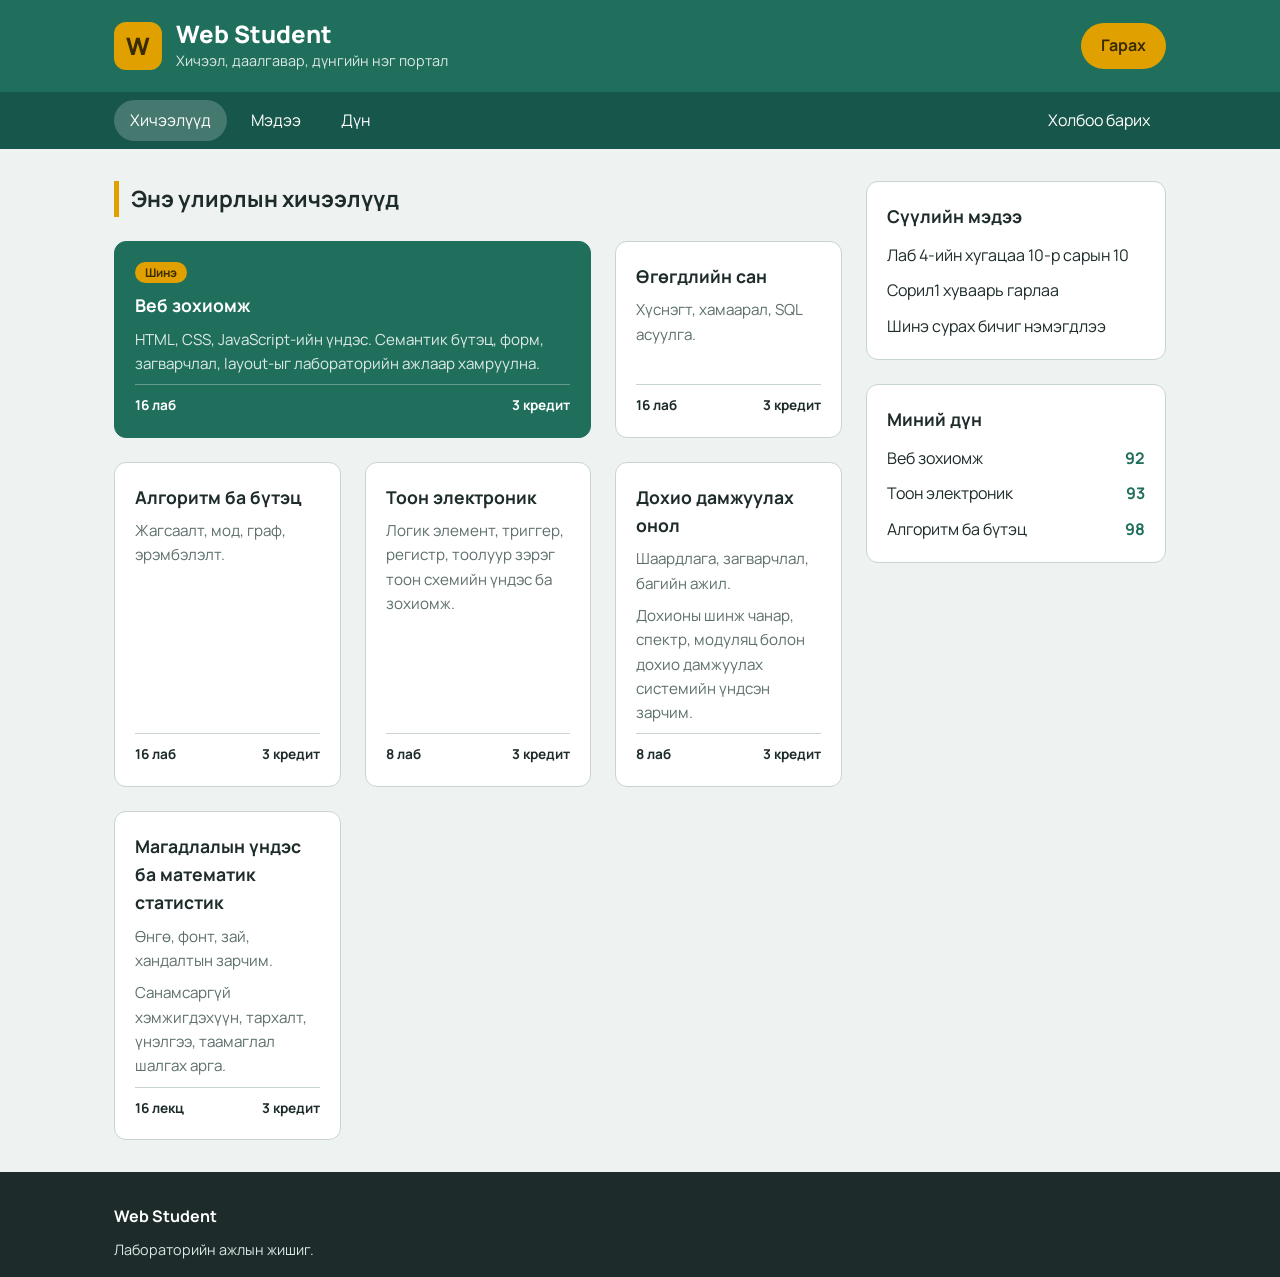
<file: index.html>
<!DOCTYPE html>
<html lang="mn">
<head>
<meta charset="UTF-8">
<meta name="viewport" content="width=device-width, initial-scale=1">
<title>My web</title>
<link rel="preconnect" href="https://fonts.googleapis.com">
<link rel="preconnect" href="https://fonts.gstatic.com" crossorigin>
<link href="https://fonts.googleapis.com/css2?family=Manrope:wght@400;500;700;800&display=swap" rel="stylesheet">
<link rel="stylesheet" href="style.css">
</head>
<body>

<!-- HEADER: Flexbox -->
<header class="site-header">
  <div class="header-inner">
    <div class="brand">
      <span class="brand-mark">W</span>
      <div>
        <h1 class="brand-name">Web Student</h1>
        <p class="brand-tagline">Хичээл, даалгавар, дүнгийн нэг портал</p>
      </div>
    </div>
    <a class="btn" href="#burtgel">Гарах</a>
  </div>
</header>

<!-- NAVIGATION: Flexbox -->
<nav class="site-nav" aria-label="Үндсэн цэс">
  <ul class="nav-list">
    <li><a class="nav-link is-active" href="#hicheel">Хичээлүүд</a></li>
    <li><a class="nav-link" href="#medee">Мэдээ</a></li>
    <li><a class="nav-link" href="#dun">Дүн</a></li>
    <li class="nav-spacer"><a class="nav-link" href="#holboo">Холбоо барих</a></li>
  </ul>
</nav>

<!-- PAGE: Grid (main + sidebar) -->
<div class="page">

  <main class="content">
    <h2 class="section-title" id="hicheel">Энэ улирлын хичээлүүд</h2>

    <!-- CARD GRID: 3 багана -->
    <div class="card-grid">

      <article class="card card-featured">
        <span class="tag">Шинэ</span>
        <h3 class="card-title">Веб зохиомж</h3>
        <p class="card-text">HTML, CSS, JavaScript-ийн үндэс. Семантик бүтэц, форм, загварчлал, layout-ыг лабораторийн ажлаар хамруулна.</p>
        <footer class="card-meta"><span>16 лаб</span><span>3 кредит</span></footer>
      </article>

      <article class="card">
        <h3 class="card-title">Өгөгдлийн сан</h3>
        <p class="card-text">Хүснэгт, хамаарал, SQL асуулга.</p>
        <footer class="card-meta"><span>16 лаб</span><span>3 кредит</span></footer>
      </article>

      <article class="card">
        <h3 class="card-title">Алгоритм ба бүтэц</h3>
        <p class="card-text">Жагсаалт, мод, граф, эрэмбэлэлт.</p>
        <footer class="card-meta"><span>16 лаб</span><span>3 кредит</span></footer>
      </article>

      <article class="card">
        <h3 class="card-title">Тоон электроник</h3>
        <p class="card-text">Логик элемент, триггер, регистр, тоолуур зэрэг тоон схемийн үндэс ба зохиомж.</p>
        <footer class="card-meta"><span>8 лаб</span><span>3 кредит</span></footer>
      </article>

      <article class="card">
        <h3 class="card-title">Дохио дамжуулах онол</h3>
        <p class="card-text">Шаардлага, загварчлал, багийн ажил.</p>
        <p class="card-text">Дохионы шинж чанар, спектр, модуляц болон дохио дамжуулах системийн үндсэн зарчим.</p>
                <footer class="card-meta"><span>8 лаб</span><span>3 кредит</span></footer>

      </article>

      <article class="card">
        <h3 class="card-title">Магадлалын үндэс ба математик статистик</h3>
        <p class="card-text">Өнгө, фонт, зай, хандалтын зарчим.</p>
        <p class="card-text">Санамсаргүй хэмжигдэхүүн, тархалт, үнэлгээ, таамаглал шалгах арга.</p>
                <footer class="card-meta"><span>16 лекц</span><span>3 кредит</span></footer>

      </article>

    </div>
  </main>

  <aside class="sidebar" aria-label="Нэмэлт мэдээлэл">
    <section class="widget" id="medee">
      <h2 class="widget-title">Сүүлийн мэдээ</h2>
      <ul class="widget-list">
        <li><a href="#">Лаб 4-ийн хугацаа 10-р сарын 10</a></li>
        <li><a href="#">Сорил1 хуваарь гарлаа</a></li>
        <li><a href="#">Шинэ сурах бичиг нэмэгдлээ</a></li>
      </ul>
    </section>

    <section class="widget" id="dun">
      <h2 class="widget-title">Миний дүн</h2>
      <ul class="widget-list">
        <li class="grade-row"><span>Веб зохиомж</span><strong>92</strong></li>
        <li class="grade-row"><span>Тоон электроник</span><strong>93</strong></li>
        <li class="grade-row"><span>Алгоритм ба бүтэц</span><strong>98</strong></li>
      </ul>
    </section>
  </aside>

</div>

<!-- FOOTER: Grid -->
<footer class="site-footer" id="holboo">
  <div class="footer-inner">
    <section>
      <h2 class="footer-title">Web Student</h2>
      <p>Лабораторийн ажлын жишиг.</p>
    </section>
    <section>
      <h2
</file>
<file: style.css>
:root {
  --ink: #1d2b2a;
  --muted: #5d6f6c;
  --bg: #eef2f1;
  --surface: #ffffff;
  --border: #c9d4d1;
  --primary: #1f6f5c;
  --primary-dark: #17564a;
  --accent: #e0a100;
  --radius: 12px;
  --gap: 24px;
}

* { box-sizing: border-box; }

body {
  margin: 0;
  font-family: "Manrope", Arial, sans-serif;
  line-height: 1.6;
  color: var(--ink);
  background: var(--bg);
}

a { color: inherit; }

/* ---------- HEADER (Flexbox) ---------- */
.site-header {
  background: var(--primary);
  color: #fff;
}

.header-inner {
  display: flex;
  justify-content: space-between;
  align-items: center;
  gap: var(--gap);
  max-width: 1100px;
  margin: 0 auto;
  padding: 20px var(--gap);
}

.brand {
  display: flex;
  align-items: center;
  gap: 14px;
}

.brand-mark {
  display: flex;
  justify-content: center;
  align-items: center;
  width: 48px;
  height: 48px;
  font-size: 1.5rem;
  font-weight: 800;
  color: #3a2c00;
  background: var(--accent);
  border-radius: 12px;
}

.brand-name { margin: 0; font-size: 1.5rem; font-weight: 800; line-height: 1.2; }
.brand-tagline { margin: 0; font-size: 0.9rem; opacity: 0.85; }

.btn {
  padding: 10px 20px;
  font-weight: 700;
  text-decoration: none;
  color: #3a2c00;
  background: var(--accent);
  border-radius: 999px;
}

/* ---------- NAVIGATION (Flexbox) ---------- */
.site-nav { background: var(--primary-dark); }

.nav-list {
  display: flex;
  justify-content: flex-start;
  align-items: center;
  gap: 8px;
  max-width: 1100px;
  margin: 0 auto;
  padding: 8px var(--gap);
  list-style: none;
}

.nav-spacer { margin-left: auto; }

.nav-link {
  display: block;
  padding: 8px 16px;
  color: #fff;
  text-decoration: none;
  border-radius: 999px;
}

.nav-link:hover,
.nav-link:focus-visible,
.nav-link.is-active { background: rgba(255, 255, 255, 0.2); }

/* ---------- PAGE: Grid (main + sidebar) ---------- */
.page {
  display: grid;
  grid-template-columns: 1fr 300px;
  gap: var(--gap);
  align-items: start;
  max-width: 1100px;
  margin: 0 auto;
  padding: 32px var(--gap);
}

.section-title {
  margin: 0 0 var(--gap);
  padding-left: 12px;
  font-size: 1.4rem;
  border-left: 5px solid var(--accent);
}

/* ---------- CARD GRID: 3 багана ---------- */
.card-grid {
  display: grid;
  grid-template-columns: repeat(3, 1fr);
  gap: var(--gap);
}

.card {
  display: flex;
  flex-direction: column;
  gap: 8px;
  padding: 20px;
  background: var(--surface);
  border: 1px solid var(--border);
  border-radius: var(--radius);
}

.card-featured {
  grid-column: span 2;
  color: #fff;
  background: var(--primary);
  border-color: var(--primary);
}

.card-title { margin: 0; font-size: 1.1rem; }
.card-text { margin: 0; flex-grow: 1; font-size: 0.95rem; color: var(--muted); }
.card-featured .card-text { color: rgba(255, 255, 255, 0.85); }

.card-meta {
  display: flex;
  justify-content: space-between;
  padding-top: 10px;
  font-size: 0.85rem;
  font-weight: 700;
  border-top: 1px solid var(--border);
}

.card-featured .card-meta { border-color: rgba(255, 255, 255, 0.3); }

.tag {
  align-self: flex-start;
  padding: 1px 10px;
  font-size: 0.75rem;
  font-weight: 700;
  color: #3a2c00;
  background: var(--accent);
  border-radius: 999px;
}

/* ---------- SIDEBAR ---------- */
.sidebar {
  display: flex;
  flex-direction: column;
  gap: var(--gap);
}

.widget {
  padding: 20px;
  background: var(--surface);
  border: 1px solid var(--border);
  border-radius: var(--radius);
}

.widget-title { margin: 0 0 12px; font-size: 1.1rem; }

.widget-list {
  display: flex;
  flex-direction: column;
  gap: 10px;
  margin: 0;
  padding: 0;
  list-style: none;
}

.widget-list a { text-decoration: none; }
.widget-list a:hover { color: var(--primary); text-decoration: underline; }

.grade-row {
  display: flex;
  justify-content: space-between;
  align-items: center;
  gap: 12px;
}

.grade-row strong { color: var(--primary); }

/* ---------- FOOTER (Grid) ---------- */
.site-footer {
  color: #dbe7e4;
  background: var(--ink);
}

.footer-inner {
  display: grid;
  grid-template-columns: repeat(3, 1fr);
  gap: var(--gap);
  max-width: 1100px;
  margin: 0 auto;
  padding: 32px var(--gap) 16px;
}

.footer-title { margin: 0 0 8px; font-size: 1rem; color: #fff; }
.site-footer p { margin: 0; font-size: 0.9rem; }
.site-footer a { text-decoration: none; }
.site-footer a:hover { text-decoration: underline; }

.copyright {
  padding: 16px var(--gap);
  text-align: center;
  border-top: 1px solid rgba(255, 255, 255, 0.15);
}

/* ---------- RESPONSIVE ---------- */
@media (max-width: 900px) {
  .page { grid-template-columns: 1fr; }
  .sidebar { flex-direction: row; }
  .sidebar .widget { flex: 1; }
  .card-grid { grid-template-columns: repeat(2, 1fr); }
  .card-featured { grid-column: span 2; }
}

@media (max-width: 600px) {
  .header-inner { flex-direction: column; text-align: center; }
  .nav-list { flex-wrap: wrap; justify-content: center; }
  .nav-spacer { margin-left: 0; }
  .sidebar { flex-direction: column; }
  .card-grid { grid-template-columns: 1fr; }
  .card-featured { grid-column: auto; }
  .footer-inner { grid-template-columns: 1fr; }
}
</file>
